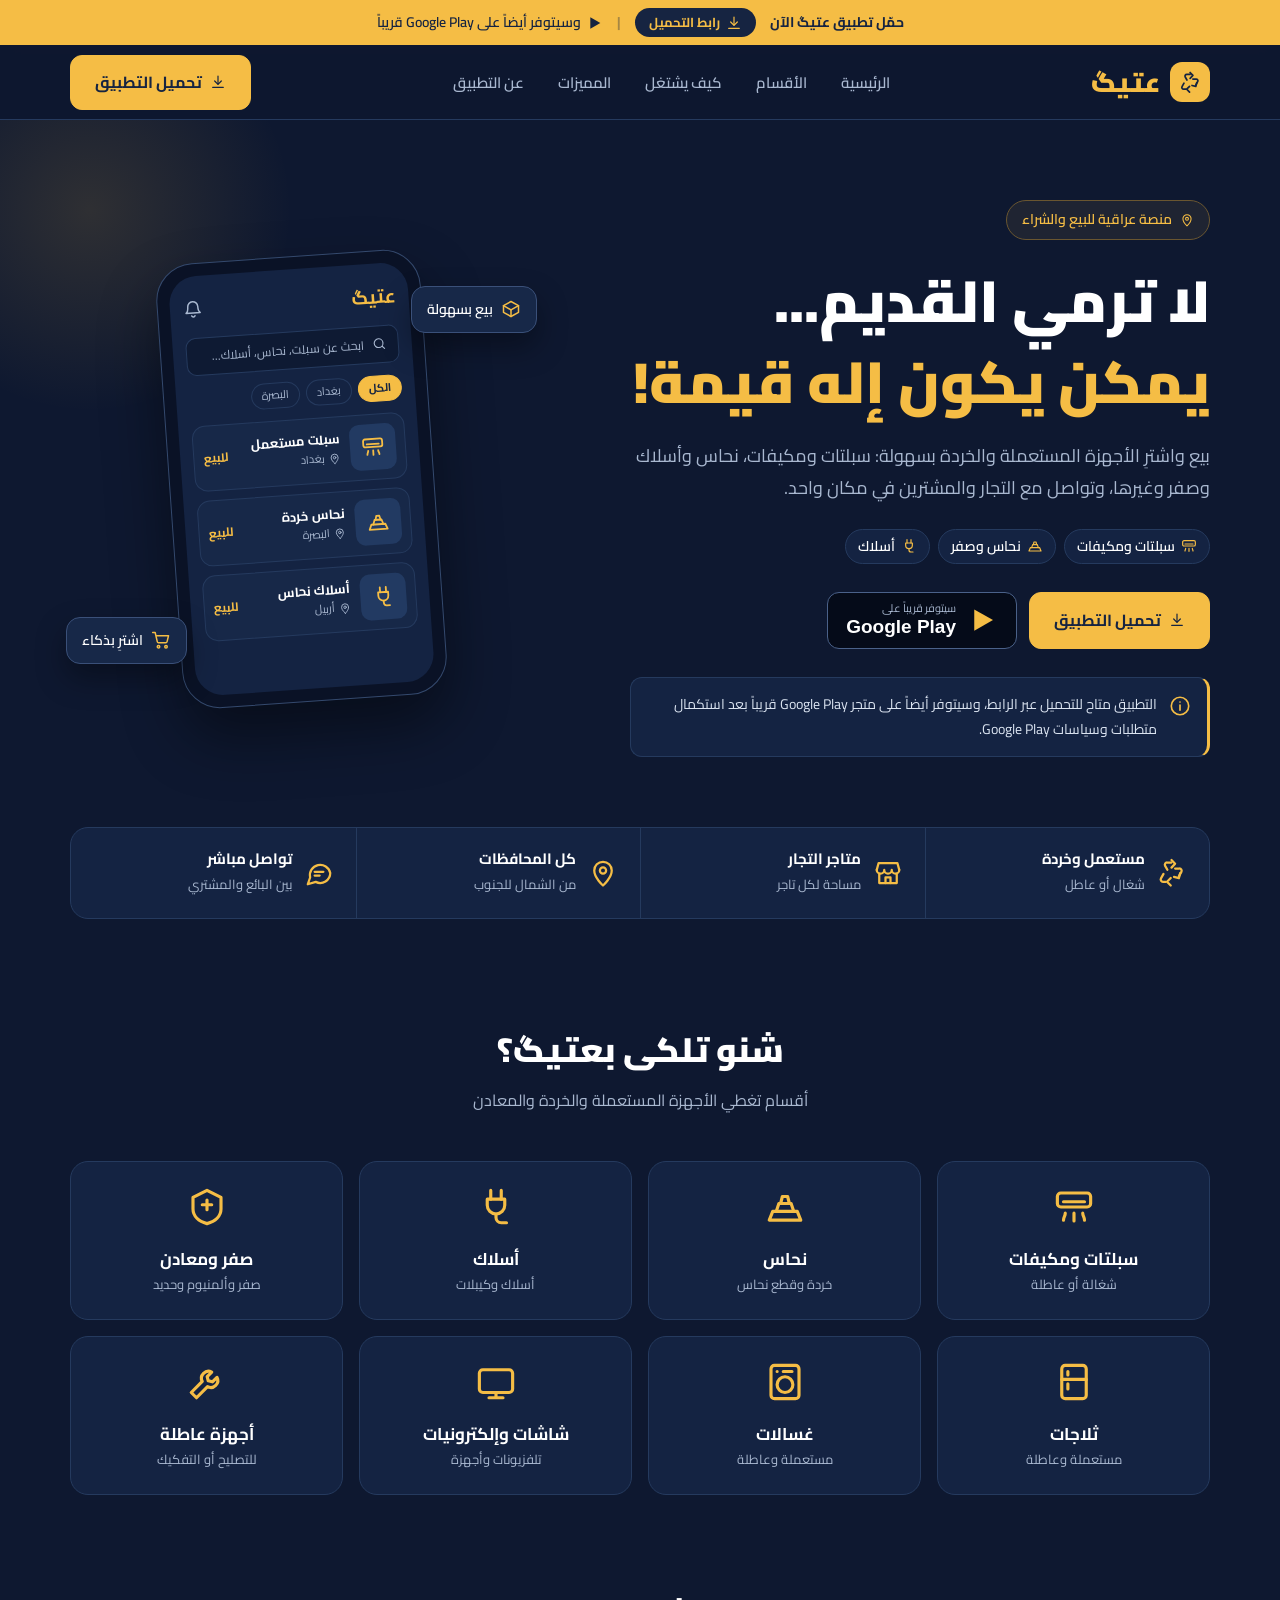
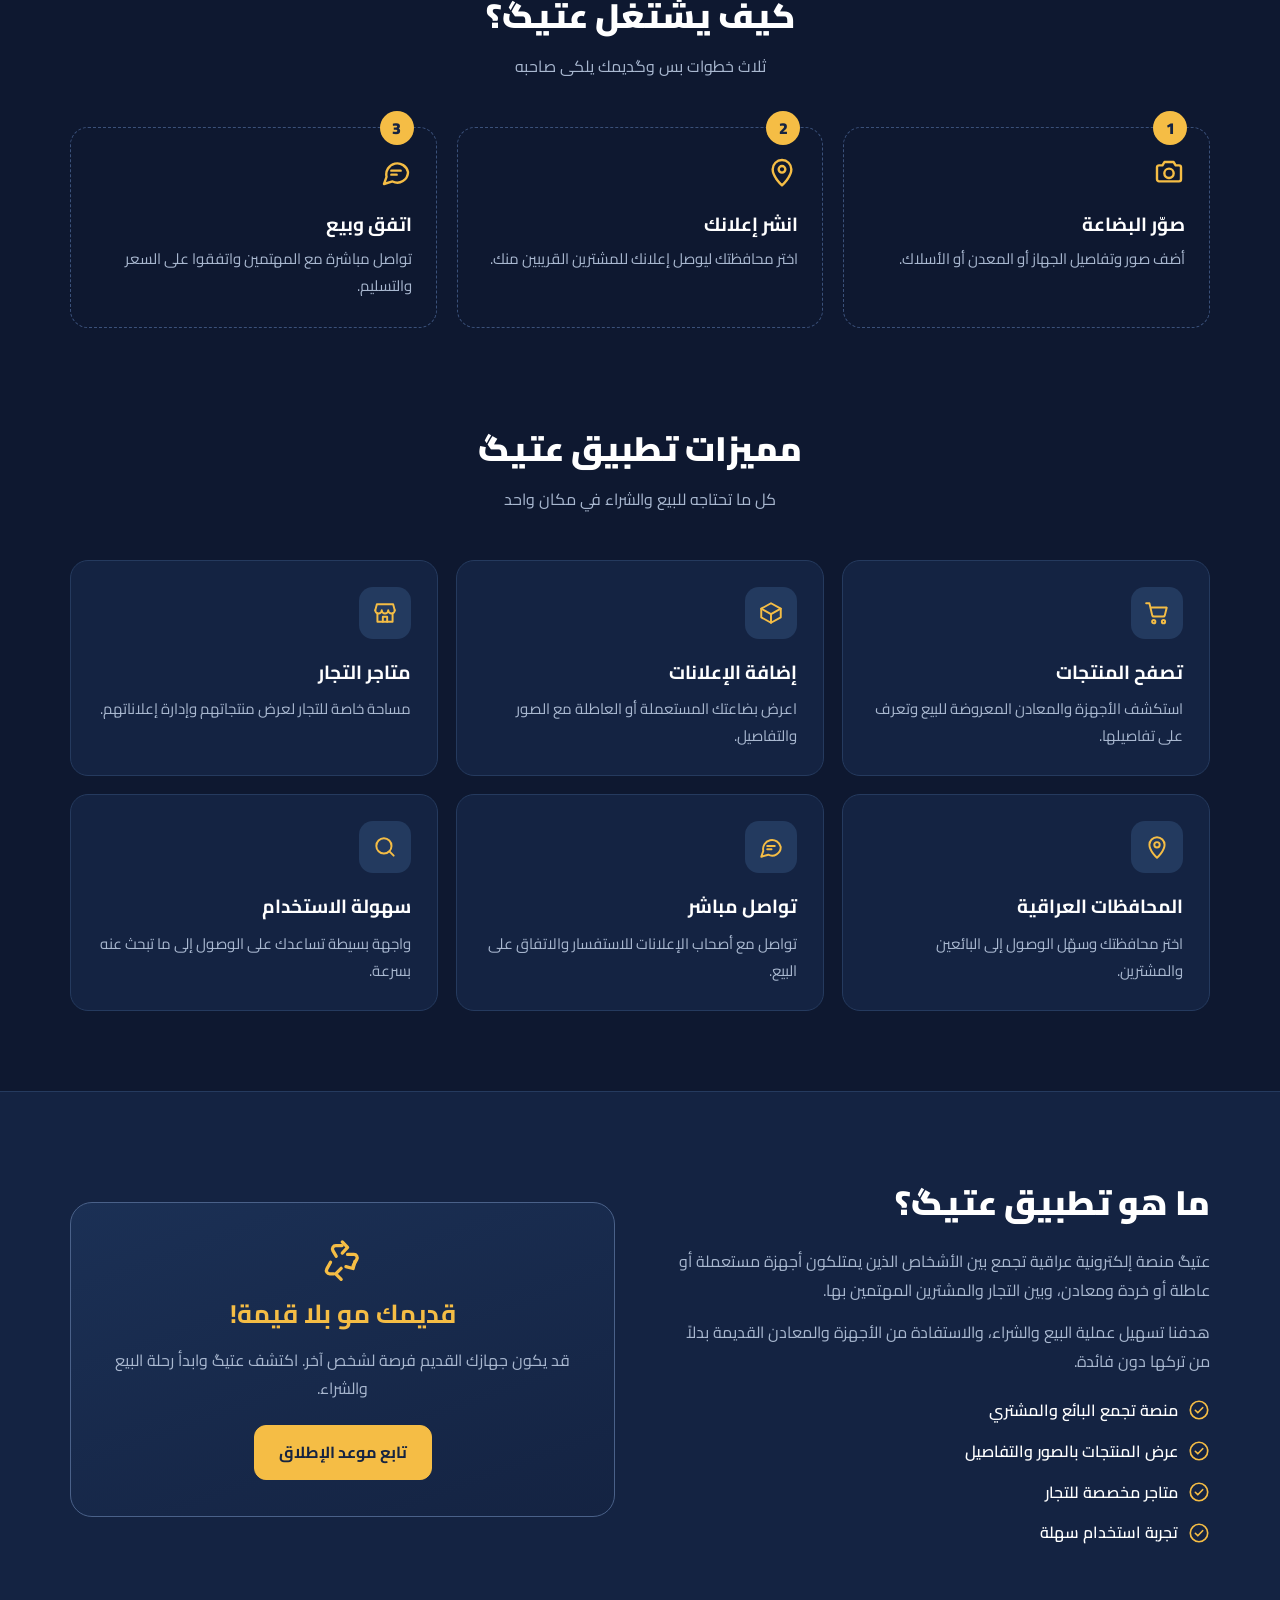
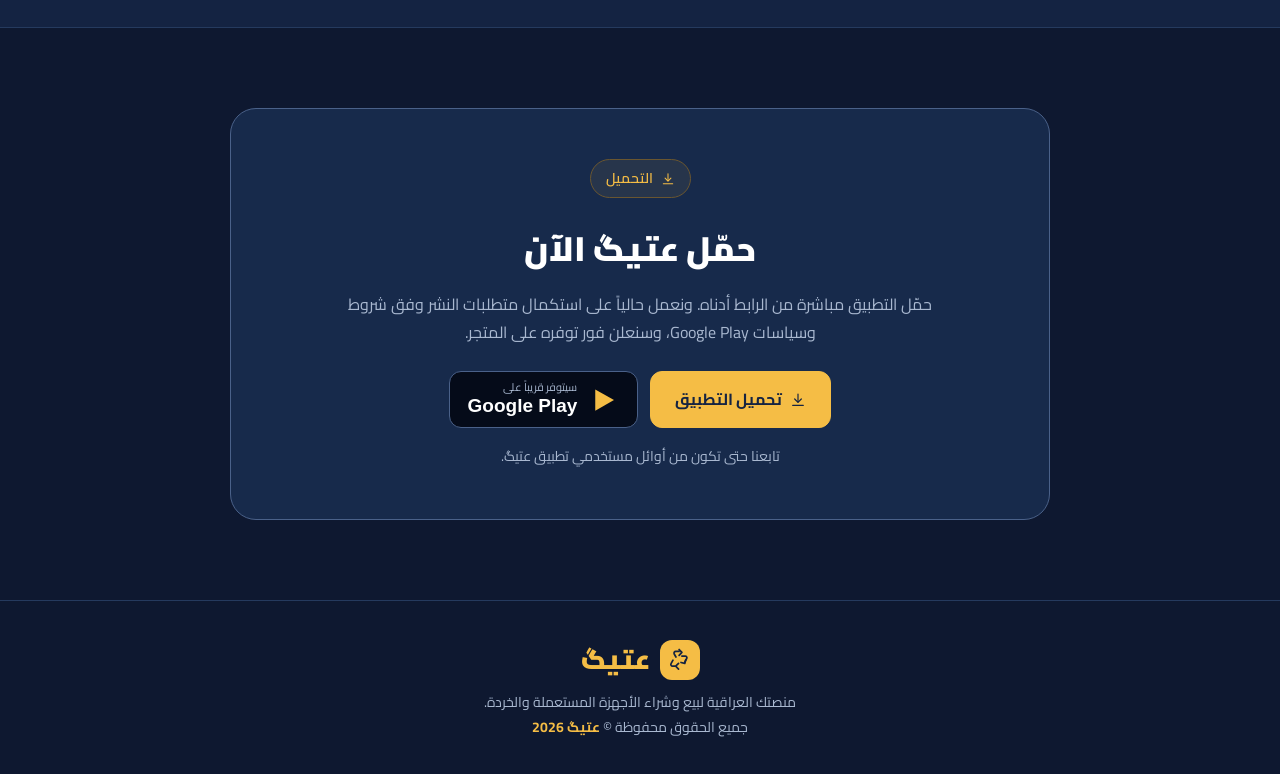
<file: index.html>
<!DOCTYPE html>
<html lang="ar" dir="rtl">
<head>
<meta charset="UTF-8">
<meta name="viewport" content="width=device-width, initial-scale=1.0">
<meta name="theme-color" content="#0e1830">
<meta name="description" content="عتيگ - منصة عراقية لبيع وشراء الأجهزة المستعملة والخردة: سبلتات، مكيفات، نحاس، أسلاك، صفر وغيرها.">
<title>عتيگ | سوقك للأجهزة المستعملة والخردة</title>
<link rel="preconnect" href="https://fonts.googleapis.com">
<link rel="preconnect" href="https://fonts.gstatic.com" crossorigin>
<link href="https://fonts.googleapis.com/css2?family=Cairo:wght@400;600;700;900&display=swap" rel="stylesheet">
<style>
:root{
 --bg:#0e1830;
 --bg2:#142342;
 --card:#172848;
 --gold:#f5bd45;
 --gold2:#ffd77a;
 --white:#ffffff;
 --muted:#a9b8d0;
 --line:#253a5e;
}
*{
 box-sizing:border-box;margin:0;padding:0;
 -webkit-user-select:none;-moz-user-select:none;-ms-user-select:none;user-select:none;
 -webkit-touch-callout:none;-webkit-tap-highlight-color:transparent;
}
html{scroll-behavior:smooth;scroll-padding-top:90px}
body{
 font-family:'Cairo',Tahoma,Arial,sans-serif;
 background:var(--bg);color:var(--white);line-height:1.8;
 -webkit-font-smoothing:antialiased;overflow-x:hidden;
}
body.locked{position:fixed;left:0;right:0;width:100%;overflow:hidden}
a{text-decoration:none;color:inherit}
svg,img{-webkit-user-drag:none;user-drag:none}
:focus-visible{outline:2px solid var(--gold);outline-offset:3px;border-radius:6px}
.container{width:min(1140px,92%);margin:auto}
.ic{width:1em;height:1em;fill:none;stroke:currentColor;stroke-width:1.8;stroke-linecap:round;stroke-linejoin:round;flex:none}

/* Top bar */
.topbar{background:var(--gold);color:#162441;font-size:14px;font-weight:700}
.topbar .container{display:flex;align-items:center;justify-content:center;gap:14px;flex-wrap:wrap;padding:8px 0}
.topbar a.dl-link{
 display:inline-flex;align-items:center;gap:6px;padding:3px 14px;border-radius:30px;
 background:#162441;color:var(--gold);font-size:13px;
}
.topbar a.dl-link .ic{font-size:16px}
.topbar .sep{opacity:.35}
.topbar .soon{display:inline-flex;align-items:center;gap:6px;font-weight:600}
.topbar .soon .ic{font-size:16px}

/* Store badge */
.store-badge{
 display:inline-flex;align-items:center;gap:12px;padding:8px 18px;border-radius:12px;
 background:#050b19;border:1px solid #4a6189;color:var(--white);cursor:default;text-align:right;
}
.store-badge .ic{font-size:30px;color:var(--gold);fill:var(--gold);stroke:none}
.store-badge small{display:block;font-size:11px;color:var(--muted);line-height:1.3}
.store-badge b{display:block;font-size:19px;line-height:1.3;font-family:Arial,Helvetica,sans-serif;font-weight:700;direction:ltr;text-align:right}

/* Header */
header{
 position:sticky;top:0;z-index:50;
 background:rgba(14,24,48,.9);
 -webkit-backdrop-filter:blur(12px);backdrop-filter:blur(12px);
 border-bottom:1px solid var(--line);
}
nav{height:74px;display:flex;align-items:center;justify-content:space-between;gap:20px}
.logo{display:flex;align-items:center;gap:10px;font-size:27px;font-weight:900;color:var(--gold)}
.logo-mark{
 width:40px;height:40px;border-radius:12px;background:var(--gold);color:#162441;
 display:grid;place-items:center;font-size:23px;
}
.navlinks{display:flex;gap:6px}
.navlinks a{padding:6px 14px;border-radius:30px;color:var(--muted);font-size:15px;font-weight:600;transition:.2s}
.navlinks a:hover{color:var(--gold);background:var(--bg2)}
.menu-btn{
 display:none;width:44px;height:44px;border-radius:12px;
 background:var(--bg2);border:1px solid var(--line);color:var(--white);
 font-size:22px;cursor:pointer;place-items:center;
}
.btn{
 display:inline-flex;justify-content:center;align-items:center;gap:8px;
 padding:12px 24px;border-radius:12px;
 background:var(--gold);color:#162441;font:inherit;font-weight:700;
 border:1px solid var(--gold);cursor:pointer;transition:.2s;
}
.btn:hover{transform:translateY(-2px);background:var(--gold2)}
.btn-outline{background:transparent;color:var(--white);border-color:var(--line)}
.btn-outline:hover{background:var(--bg2);border-color:var(--gold)}

/* Full-screen menu */
.drawer{
 position:fixed;inset:0;z-index:200;background:var(--bg);
 display:flex;flex-direction:column;padding:0 6% 30px;
 visibility:hidden;opacity:0;transform:translateY(-10px);
 transition:opacity .25s,transform .25s,visibility 0s .25s;
 overscroll-behavior:contain;touch-action:none;
}
.drawer.open{visibility:visible;opacity:1;transform:none;transition:opacity .25s,transform .25s}
.drawer-top{height:74px;display:flex;align-items:center;justify-content:space-between;border-bottom:1px solid var(--line)}
.drawer-links{display:flex;flex-direction:column;justify-content:center;flex:1;gap:6px}
.drawer-links a{
 display:flex;align-items:center;gap:14px;padding:14px 16px;border-radius:14px;
 font-size:21px;font-weight:700;color:var(--white);
}
.drawer-links a .ic{font-size:24px;color:var(--gold)}
.drawer-links a:active{background:var(--bg2)}
.drawer .btn{width:100%}

/* Hero */
.hero{padding:80px 0 70px;position:relative;overflow:hidden}
.hero::before{
 content:"";position:absolute;inset:-120px auto auto -120px;width:420px;height:420px;
 background:radial-gradient(circle,rgba(245,189,69,.14),transparent 68%);pointer-events:none;
}
.hero-grid{display:grid;grid-template-columns:1.15fr .85fr;align-items:center;gap:50px;position:relative}
.tag{
 display:inline-flex;align-items:center;gap:8px;padding:6px 15px;
 border:1px solid #6a5630;border-radius:30px;background:rgba(245,189,69,.07);
 color:var(--gold);font-size:14px;font-weight:600;margin-bottom:20px;
}
h1{font-size:clamp(34px,5.2vw,58px);line-height:1.4;font-weight:900;margin-bottom:18px}
h1 em{font-style:normal;color:var(--gold)}
.hero p.lead{color:var(--muted);font-size:18px;max-width:580px;margin-bottom:24px}
.mini-tags{display:flex;gap:8px;flex-wrap:wrap;margin-bottom:28px}
.mini-tags span{
 display:inline-flex;align-items:center;gap:6px;padding:4px 12px;border-radius:30px;
 background:var(--bg2);border:1px solid var(--line);font-size:14px;font-weight:600;
}
.mini-tags .ic{color:var(--gold);font-size:16px}
.actions{display:flex;gap:12px;flex-wrap:wrap}
.notice{
 margin-top:28px;padding:14px 16px;display:flex;gap:12px;align-items:flex-start;
 border:1px solid var(--line);border-right:3px solid var(--gold);
 background:var(--bg2);border-radius:12px;color:#dbe4f1;font-size:14px;max-width:580px;
}
.notice .ic{font-size:22px;color:var(--gold);margin-top:3px}

/* Phone mockup */
.stage{display:flex;justify-content:center;position:relative;min-height:470px;align-items:center}
.phone{
 width:265px;border-radius:38px;padding:12px;background:#0a1226;
 border:1px solid #34496d;box-shadow:0 30px 60px rgba(0,0,0,.45);
 transform:rotate(-4deg);
}
.screen{background:var(--bg2);border-radius:28px;padding:16px 13px 14px;min-height:420px}
.screen-top{display:flex;align-items:center;justify-content:space-between;margin-bottom:12px}
.screen-top b{color:var(--gold);font-size:19px}
.screen-top .ic{font-size:20px;color:var(--muted)}
.search{
 display:flex;align-items:center;gap:8px;background:#0e1a33;border:1px solid var(--line);
 border-radius:10px;padding:7px 11px;font-size:12px;color:var(--muted);margin-bottom:12px;
}
.search .ic{font-size:15px}
.chips{display:flex;gap:6px;margin-bottom:12px;flex-wrap:wrap}
.chip{font-size:11px;padding:2px 10px;border-radius:20px;border:1px solid var(--line);color:var(--muted)}
.chip.on{background:var(--gold);border-color:var(--gold);color:#162441;font-weight:700}
.item{
 display:flex;align-items:center;gap:10px;background:var(--card);
 border:1px solid var(--line);border-radius:13px;padding:9px;margin-bottom:9px;
}
.thumb{width:46px;height:46px;border-radius:10px;background:#223a62;color:var(--gold);display:grid;place-items:center;font-size:24px}
.item h4{font-size:13px;line-height:1.5}
.item small{display:flex;align-items:center;gap:4px;color:var(--muted);font-size:11px}
.item small .ic{font-size:12px}
.price{margin-right:auto;font-size:12px;font-weight:700;color:var(--gold)}
.float{
 position:absolute;display:flex;align-items:center;gap:8px;
 background:var(--card);border:1px solid #3a5079;border-radius:14px;
 padding:10px 15px;font-size:14px;font-weight:600;box-shadow:0 14px 30px rgba(0,0,0,.35);
}
.float .ic{font-size:20px;color:var(--gold)}
.float.one{top:42px;right:-4px}
.float.two{bottom:50px;left:-4px}

/* Stats */
.stats{padding:0 0 20px}
.stats-row{
 display:grid;grid-template-columns:repeat(4,1fr);
 border:1px solid var(--line);border-radius:18px;background:var(--bg2);overflow:hidden;
}
.stat{display:flex;align-items:center;gap:12px;padding:20px 22px;border-left:1px solid var(--line)}
.stat:last-child{border-left:0}
.stat .ic{font-size:30px;color:var(--gold)}
.stat b{display:block;font-size:15px;line-height:1.4}
.stat span{font-size:13px;color:var(--muted)}

/* Sections */
section{padding:80px 0}
.section-title{text-align:center;margin-bottom:46px}
.section-title h2{font-size:clamp(26px,4vw,34px);font-weight:900;margin-bottom:6px}
.section-title p{color:var(--muted)}

/* Categories */
.cats{display:grid;grid-template-columns:repeat(4,1fr);gap:16px}
.cat{
 background:var(--bg2);border:1px solid var(--line);border-radius:18px;
 padding:24px 14px;text-align:center;transition:border-color .2s,transform .2s;
}
.cat:hover{transform:translateY(-4px);border-color:#94783e}
.cat .ic{font-size:42px;color:var(--gold);margin-bottom:10px}
.cat h3{font-size:17px;line-height:1.5}
.cat p{font-size:13px;color:var(--muted);line-height:1.6;margin-top:2px}

/* Steps */
.steps{display:grid;grid-template-columns:repeat(3,1fr);gap:20px;counter-reset:s}
.step{position:relative;padding:28px 24px;border:1px dashed #3a5079;border-radius:18px}
.step::before{
 counter-increment:s;content:counter(s);
 position:absolute;top:-17px;right:22px;width:34px;height:34px;border-radius:50%;
 background:var(--gold);color:#162441;font-weight:900;display:grid;place-items:center;
}
.step .ic{font-size:32px;color:var(--gold);margin-bottom:10px}
.step h3{font-size:19px;margin-bottom:4px}
.step p{color:var(--muted);font-size:15px}

/* Features */
.features{display:grid;grid-template-columns:repeat(3,1fr);gap:18px}
.feature{
 background:var(--bg2);border:1px solid var(--line);padding:26px;border-radius:18px;
 transition:border-color .2s,transform .2s;
}
.feature:hover{transform:translateY(-4px);border-color:#94783e}
.feature-icon{
 width:52px;height:52px;border-radius:14px;background:#233a5f;color:var(--gold);
 display:grid;place-items:center;font-size:26px;margin-bottom:16px;
}
.feature h3{font-size:19px;margin-bottom:6px}
.feature p{color:var(--muted);font-size:15px}

/* About */
.about{background:var(--bg2);border-top:1px solid var(--line);border-bottom:1px solid var(--line)}
.about-grid{display:grid;grid-template-columns:1fr 1fr;gap:50px;align-items:center}
.about h2{font-size:clamp(26px,4vw,34px);font-weight:900;margin-bottom:14px}
.about p{color:var(--muted);margin-bottom:14px}
.points{display:grid;gap:12px;margin-top:20px}
.point{display:flex;gap:10px;align-items:center;font-weight:600}
.point .ic{font-size:22px;color:var(--gold)}
.callout{
 background:linear-gradient(160deg,#1b3055,#142342);border:1px solid #4a6189;
 border-radius:22px;padding:36px 30px;text-align:center;
}
.callout .big{font-size:44px;color:var(--gold);display:block;margin:0 auto 8px}
.callout h3{font-size:26px;color:var(--gold);margin-bottom:8px}
.callout p{color:var(--muted);margin-bottom:22px}

/* Launch */
.launch{text-align:center}
.launch-box{
 max-width:820px;margin:auto;padding:50px 28px;border-radius:26px;
 border:1px solid #4a6189;background:#172a4b;
}
.launch h2{font-size:clamp(26px,4vw,34px);font-weight:900;margin-bottom:10px}
.launch p{color:var(--muted);max-width:640px;margin:0 auto 24px}
.btn[aria-disabled="true"]{opacity:.65;cursor:not-allowed;transform:none;background:var(--gold)}
.launch .small{font-size:14px;margin:16px auto 0}

footer{padding:34px 0;text-align:center;color:var(--muted);font-size:14px;border-top:1px solid var(--line)}
footer .logo{justify-content:center;margin-bottom:6px}
footer strong{color:var(--gold)}

@media(max-width:1000px){
 .cats{grid-template-columns:repeat(3,1fr)}
}
@media(max-width:900px){
 .stats-row{grid-template-columns:repeat(2,1fr)}
 .stat:nth-child(2){border-left:0}
 .stat:nth-child(-n+2){border-bottom:1px solid var(--line)}
}
@media(max-width:800px){
 .hero{padding:50px 0}
 .hero-grid,.about-grid{grid-template-columns:1fr}
 .features,.steps{grid-template-columns:repeat(2,1fr)}
 .cats{grid-template-columns:repeat(2,1fr)}
 .steps{gap:28px 20px}
 .menu-btn{display:grid}
 .nav-cta,.navlinks{display:none}
 .stage{min-height:440px}
}
@media(max-width:520px){
 .topbar{font-size:12.5px}
 .topbar .sep{display:none}
 .features,.steps{grid-template-columns:1fr}
 .float.one{right:0}.float.two{left:0}
 .phone{width:240px}
 .stat{padding:16px 14px}
 .cat{padding:20px 10px}
}
@media(prefers-reduced-motion:reduce){
 *{transition:none!important;scroll-behavior:auto!important}
}
</style>
</head>
<body>

<!-- Icon sprite -->
<svg width="0" height="0" style="position:absolute" aria-hidden="true">
 <defs>
  <symbol id="i-recycle" viewBox="0 0 24 24"><path d="M7 19H4.8a1.8 1.8 0 0 1-1.6-2.7l2-3.6"/><path d="m11 16-3 3 3 3"/><path d="M8.3 9.4 6.5 6.3a1.8 1.8 0 0 1 1.6-2.7h3.4"/><path d="m11.6 7.7 2.9-3.1-2.9-3"/><path d="M14.5 8.4h3.4a1.8 1.8 0 0 1 1.6 2.7l-2 3.6"/><path d="m18.5 12.2-1 3.9-3.9-1"/></symbol>
  <symbol id="i-cart" viewBox="0 0 24 24"><circle cx="9" cy="20" r="1.5"/><circle cx="18" cy="20" r="1.5"/><path d="M2 3h3l2.6 11.2a1.5 1.5 0 0 0 1.5 1.1h8.6a1.5 1.5 0 0 0 1.5-1.1L21 7H6"/></symbol>
  <symbol id="i-box" viewBox="0 0 24 24"><path d="M21 8 12 3 3 8v8l9 5 9-5z"/><path d="m3 8 9 5 9-5"/><path d="M12 13v8"/></symbol>
  <symbol id="i-store" viewBox="0 0 24 24"><path d="M3 9.5 4.5 4h15L21 9.5"/><path d="M3 9.5a3 3 0 0 0 6 0 3 3 0 0 0 6 0 3 3 0 0 0 6 0"/><path d="M5 12.5V20h14v-7.5"/><path d="M10 20v-4.5h4V20"/></symbol>
  <symbol id="i-pin" viewBox="0 0 24 24"><path d="M12 22s7-6.2 7-12a7 7 0 0 0-14 0c0 5.8 7 12 7 12z"/><circle cx="12" cy="10" r="2.5"/></symbol>
  <symbol id="i-chat" viewBox="0 0 24 24"><path d="M21 12a8 8 0 0 1-11.6 7.1L3 21l1.9-5.4A8 8 0 1 1 21 12z"/><path d="M8.5 11h7M8.5 14h4"/></symbol>
  <symbol id="i-search" viewBox="0 0 24 24"><circle cx="11" cy="11" r="7"/><path d="m20 20-3.7-3.7"/></symbol>
  <symbol id="i-check" viewBox="0 0 24 24"><circle cx="12" cy="12" r="9.5"/><path d="m8 12.3 2.7 2.7L16 9.5"/></symbol>
  <symbol id="i-menu" viewBox="0 0 24 24"><path d="M4 7h16M4 12h16M4 17h16"/></symbol>
  <symbol id="i-close" viewBox="0 0 24 24"><path d="M6 6l12 12M18 6 6 18"/></symbol>
  <symbol id="i-info" viewBox="0 0 24 24"><circle cx="12" cy="12" r="9.5"/><path d="M12 11v5.5M12 7.6v.1"/></symbol>
  <symbol id="i-play" viewBox="0 0 24 24"><path d="M5 3.5v17l15-8.5z"/></symbol>
  <symbol id="i-tv" viewBox="0 0 24 24"><rect x="2.5" y="5" width="19" height="13" rx="2"/><path d="M8 21h8M12 18v3"/></symbol>
  <symbol id="i-fridge" viewBox="0 0 24 24"><rect x="5" y="2.5" width="14" height="19" rx="2"/><path d="M5 10.5h14M8.5 6v2M8.5 13v3"/></symbol>
  <symbol id="i-wash" viewBox="0 0 24 24"><rect x="4" y="2.5" width="16" height="19" rx="2"/><circle cx="12" cy="13.5" r="4.5"/><path d="M7.5 6h.01M11 6h5"/></symbol>
  <symbol id="i-camera" viewBox="0 0 24 24"><path d="M3 8.5A1.5 1.5 0 0 1 4.5 7h2.6l1.5-2.5h6.8L17 7h2.5A1.5 1.5 0 0 1 21 8.5v9a1.5 1.5 0 0 1-1.5 1.5h-15A1.5 1.5 0 0 1 3 17.5z"/><circle cx="12" cy="13" r="3.5"/></symbol>
  <symbol id="i-bell" viewBox="0 0 24 24"><path d="M6 9a6 6 0 0 1 12 0c0 6 2.5 7.5 2.5 7.5h-17S6 15 6 9z"/><path d="M10 20a2.2 2.2 0 0 0 4 0"/></symbol>
  <symbol id="i-home" viewBox="0 0 24 24"><path d="M3 11 12 3l9 8"/><path d="M5 9.5V21h14V9.5"/><path d="M10 21v-6h4v6"/></symbol>
  <symbol id="i-list" viewBox="0 0 24 24"><path d="M9 6h12M9 12h12M9 18h12"/><path d="M4 6h.01M4 12h.01M4 18h.01"/></symbol>
  <symbol id="i-ac" viewBox="0 0 24 24"><rect x="2.5" y="4" width="19" height="8" rx="2"/><path d="M6 9h12"/><path d="M7 15.5c0 1.8-1 2.2-1 4M12 15.5v4.5M17 15.5c0 1.8 1 2.2 1 4"/></symbol>
  <symbol id="i-ingot" viewBox="0 0 24 24"><path d="M3 19.5h18l-2-5H5z"/><path d="M7 14.5l1.5-4.5h7l1.5 4.5"/><path d="M9.5 10l1-4h3l1 4"/></symbol>
  <symbol id="i-cable" viewBox="0 0 24 24"><path d="M9 2.5v5M15 2.5v5"/><path d="M7 7.5h10v3.5a5 5 0 0 1-10 0z"/><path d="M12 16v2a3 3 0 0 0 3 3h3"/></symbol>
  <symbol id="i-metal" viewBox="0 0 24 24"><path d="M12 2.5 4 6.5v6.7c0 4 3.2 7 8 8.300 4.800-1.300 8-4.300 8-8.300V6.500z"/><path d="M12 8v5.500M9.300 10.700h5.400"/></symbol>
  <symbol id="i-download" viewBox="0 0 24 24"><path d="M12 3v12"/><path d="m7 10.5 5 5 5-5"/><path d="M4 20h16"/></symbol>
  <symbol id="i-wrench" viewBox="0 0 24 24"><path d="M14.700 6.300a4 4 0 0 0-5.400 5.400L3 18l3 3 6.300-6.300a4 4 0 0 0 5.400-5.400l-2.600 2.600-2.400-.6-.6-2.400z"/></symbol>
 </defs>
</svg>

<div class="topbar">
 <div class="container">
  <span>حمّل تطبيق عتيگ الآن</span>
  <a class="dl-link" href="#download">
   <svg class="ic" aria-hidden="true"><use href="#i-download"/></svg> رابط التحميل
  </a>
  <span class="sep">|</span>
  <span class="soon"><svg class="ic" aria-hidden="true" style="fill:#162441;stroke:none"><use href="#i-play"/></svg> وسيتوفر أيضاً على Google Play قريباً</span>
 </div>
</div>

<header>
<div class="container">
<nav>
 <a class="logo" href="#home" aria-label="عتيگ">
  <span class="logo-mark"><svg class="ic" aria-hidden="true"><use href="#i-recycle"/></svg></span>
  عتيگ
 </a>
 <div class="navlinks">
  <a href="#home">الرئيسية</a>
  <a href="#cats">الأقسام</a>
  <a href="#how">كيف يشتغل</a>
  <a href="#features">المميزات</a>
  <a href="#about">عن التطبيق</a>
 </div>
 <a class="btn nav-cta dl-link" href="#download">
  <svg class="ic" aria-hidden="true"><use href="#i-download"/></svg>
  تحميل التطبيق
 </a>
 <button class="menu-btn" id="menuBtn" type="button" aria-label="فتح القائمة" aria-expanded="false" aria-controls="drawer">
  <svg class="ic" aria-hidden="true"><use href="#i-menu"/></svg>
 </button>
</nav>
</div>
</header>

<!-- Full-screen menu: covers the page and locks background scroll -->
<div class="drawer" id="drawer" role="dialog" aria-modal="true" aria-label="القائمة" aria-hidden="true">
 <div class="drawer-top">
  <a class="logo" href="#home" data-close>
   <span class="logo-mark"><svg class="ic" aria-hidden="true"><use href="#i-recycle"/></svg></span>
   عتيگ
  </a>
  <button class="menu-btn" id="closeBtn" type="button" aria-label="إغلاق القائمة" style="display:grid">
   <svg class="ic" aria-hidden="true"><use href="#i-close"/></svg>
  </button>
 </div>
 <nav class="drawer-links" aria-label="روابط القائمة">
  <a href="#home" data-close><svg class="ic" aria-hidden="true"><use href="#i-home"/></svg> الرئيسية</a>
  <a href="#cats" data-close><svg class="ic" aria-hidden="true"><use href="#i-list"/></svg> الأقسام</a>
  <a href="#how" data-close><svg class="ic" aria-hidden="true"><use href="#i-box"/></svg> كيف يشتغل</a>
  <a href="#features" data-close><svg class="ic" aria-hidden="true"><use href="#i-check"/></svg> المميزات</a>
  <a href="#about" data-close><svg class="ic" aria-hidden="true"><use href="#i-info"/></svg> عن التطبيق</a>
 </nav>
 <a class="btn dl-link" href="#download" data-close>
  <svg class="ic" aria-hidden="true"><use href="#i-download"/></svg>
  تحميل التطبيق
 </a>
</div>

<main>
<section class="hero" id="home">
<div class="container hero-grid">
 <div>
  <span class="tag"><svg class="ic" aria-hidden="true"><use href="#i-pin"/></svg> منصة عراقية للبيع والشراء</span>
  <h1>لا ترمي القديم...<br><em>يمكن يكون إله قيمة!</em></h1>
  <p class="lead">
   بيع واشترِ الأجهزة المستعملة والخردة بسهولة: سبلتات ومكيفات،
   نحاس وأسلاك وصفر وغيرها، وتواصل مع التجار والمشترين
   في مكان واحد.
  </p>
  <div class="mini-tags">
   <span><svg class="ic" aria-hidden="true"><use href="#i-ac"/></svg> سبلتات ومكيفات</span>
   <span><svg class="ic" aria-hidden="true"><use href="#i-ingot"/></svg> نحاس وصفر</span>
   <span><svg class="ic" aria-hidden="true"><use href="#i-cable"/></svg> أسلاك</span>
  </div>
  <div class="actions">
   <a href="#download" class="btn dl-link">
    <svg class="ic" aria-hidden="true"><use href="#i-download"/></svg>
    تحميل التطبيق
   </a>
   <span class="store-badge" aria-label="سيتوفر قريباً على Google Play">
    <svg class="ic" aria-hidden="true"><use href="#i-play"/></svg>
    <span><small>سيتوفر قريباً على</small><b>Google Play</b></span>
   </span>
  </div>
  <div class="notice">
   <svg class="ic" aria-hidden="true"><use href="#i-info"/></svg>
   <span>التطبيق متاح للتحميل عبر الرابط، وسيتوفر أيضاً على متجر Google Play قريباً بعد استكمال متطلبات وسياسات Google Play.</span>
  </div>
 </div>

 <div class="stage" aria-hidden="true">
  <div class="phone">
   <div class="screen">
    <div class="screen-top">
     <b>عتيگ</b>
     <svg class="ic"><use href="#i-bell"/></svg>
    </div>
    <div class="search"><svg class="ic"><use href="#i-search"/></svg> ابحث عن سبلت، نحاس، أسلاك...</div>
    <div class="chips">
     <span class="chip on">الكل</span>
     <span class="chip">بغداد</span>
     <span class="chip">البصرة</span>
    </div>
    <div class="item">
     <div class="thumb"><svg class="ic"><use href="#i-ac"/></svg></div>
     <div><h4>سبلت مستعمل</h4><small><svg class="ic"><use href="#i-pin"/></svg> بغداد</small></div>
     <span class="price">للبيع</span>
    </div>
    <div class="item">
     <div class="thumb"><svg class="ic"><use href="#i-ingot"/></svg></div>
     <div><h4>نحاس خردة</h4><small><svg class="ic"><use href="#i-pin"/></svg> البصرة</small></div>
     <span class="price">للبيع</span>
    </div>
    <div class="item">
     <div class="thumb"><svg class="ic"><use href="#i-cable"/></svg></div>
     <div><h4>أسلاك نحاس</h4><small><svg class="ic"><use href="#i-pin"/></svg> أربيل</small></div>
     <span class="price">للبيع</span>
    </div>
   </div>
  </div>
  <div class="float one"><svg class="ic"><use href="#i-box"/></svg> بيع بسهولة</div>
  <div class="float two"><svg class="ic"><use href="#i-cart"/></svg> اشترِ بذكاء</div>
 </div>
</div>
</section>

<div class="stats">
<div class="container">
 <div class="stats-row">
  <div class="stat"><svg class="ic" aria-hidden="true"><use href="#i-recycle"/></svg><div><b>مستعمل وخردة</b><span>شغال أو عاطل</span></div></div>
  <div class="stat"><svg class="ic" aria-hidden="true"><use href="#i-store"/></svg><div><b>متاجر التجار</b><span>مساحة لكل تاجر</span></div></div>
  <div class="stat"><svg class="ic" aria-hidden="true"><use href="#i-pin"/></svg><div><b>كل المحافظات</b><span>من الشمال للجنوب</span></div></div>
  <div class="stat"><svg class="ic" aria-hidden="true"><use href="#i-chat"/></svg><div><b>تواصل مباشر</b><span>بين البائع والمشتري</span></div></div>
 </div>
</div>
</div>

<section id="cats">
<div class="container">
 <div class="section-title">
  <h2>شنو تلكى بعتيگ؟</h2>
  <p>أقسام تغطي الأجهزة المستعملة والخردة والمعادن</p>
 </div>
 <div class="cats">
  <div class="cat"><svg class="ic" aria-hidden="true"><use href="#i-ac"/></svg><h3>سبلتات ومكيفات</h3><p>شغالة أو عاطلة</p></div>
  <div class="cat"><svg class="ic" aria-hidden="true"><use href="#i-ingot"/></svg><h3>نحاس</h3><p>خردة وقطع نحاس</p></div>
  <div class="cat"><svg class="ic" aria-hidden="true"><use href="#i-cable"/></svg><h3>أسلاك</h3><p>أسلاك وكيبلات</p></div>
  <div class="cat"><svg class="ic" aria-hidden="true"><use href="#i-metal"/></svg><h3>صفر ومعادن</h3><p>صفر وألمنيوم وحديد</p></div>
  <div class="cat"><svg class="ic" aria-hidden="true"><use href="#i-fridge"/></svg><h3>ثلاجات</h3><p>مستعملة وعاطلة</p></div>
  <div class="cat"><svg class="ic" aria-hidden="true"><use href="#i-wash"/></svg><h3>غسالات</h3><p>مستعملة وعاطلة</p></div>
  <div class="cat"><svg class="ic" aria-hidden="true"><use href="#i-tv"/></svg><h3>شاشات وإلكترونيات</h3><p>تلفزيونات وأجهزة</p></div>
  <div class="cat"><svg class="ic" aria-hidden="true"><use href="#i-wrench"/></svg><h3>أجهزة عاطلة</h3><p>للتصليح أو التفكيك</p></div>
 </div>
</div>
</section>

<section id="how" style="padding-top:10px">
<div class="container">
 <div class="section-title">
  <h2>كيف يشتغل عتيگ؟</h2>
  <p>ثلاث خطوات بس وگديمك يلكى صاحبه</p>
 </div>
 <div class="steps">
  <div class="step">
   <svg class="ic" aria-hidden="true"><use href="#i-camera"/></svg>
   <h3>صوّر البضاعة</h3>
   <p>أضف صور وتفاصيل الجهاز أو المعدن أو الأسلاك.</p>
  </div>
  <div class="step">
   <svg class="ic" aria-hidden="true"><use href="#i-pin"/></svg>
   <h3>انشر إعلانك</h3>
   <p>اختر محافظتك ليوصل إعلانك للمشترين القريبين منك.</p>
  </div>
  <div class="step">
   <svg class="ic" aria-hidden="true"><use href="#i-chat"/></svg>
   <h3>اتفق وبيع</h3>
   <p>تواصل مباشرة مع المهتمين واتفقوا على السعر والتسليم.</p>
  </div>
 </div>
</div>
</section>

<section id="features" style="padding-top:10px">
<div class="container">
 <div class="section-title">
  <h2>مميزات تطبيق عتيگ</h2>
  <p>كل ما تحتاجه للبيع والشراء في مكان واحد</p>
 </div>
 <div class="features">
  <article class="feature">
   <div class="feature-icon"><svg class="ic" aria-hidden="true"><use href="#i-cart"/></svg></div>
   <h3>تصفح المنتجات</h3>
   <p>استكشف الأجهزة والمعادن المعروضة للبيع وتعرف على تفاصيلها.</p>
  </article>
  <article class="feature">
   <div class="feature-icon"><svg class="ic" aria-hidden="true"><use href="#i-box"/></svg></div>
   <h3>إضافة الإعلانات</h3>
   <p>اعرض بضاعتك المستعملة أو العاطلة مع الصور والتفاصيل.</p>
  </article>
  <article class="feature">
   <div class="feature-icon"><svg class="ic" aria-hidden="true"><use href="#i-store"/></svg></div>
   <h3>متاجر التجار</h3>
   <p>مساحة خاصة للتجار لعرض منتجاتهم وإدارة إعلاناتهم.</p>
  </article>
  <article class="feature">
   <div class="feature-icon"><svg class="ic" aria-hidden="true"><use href="#i-pin"/></svg></div>
   <h3>المحافظات العراقية</h3>
   <p>اختر محافظتك وسهّل الوصول إلى البائعين والمشترين.</p>
  </article>
  <article class="feature">
   <div class="feature-icon"><svg class="ic" aria-hidden="true"><use href="#i-chat"/></svg></div>
   <h3>تواصل مباشر</h3>
   <p>تواصل مع أصحاب الإعلانات للاستفسار والاتفاق على البيع.</p>
  </article>
  <article class="feature">
   <div class="feature-icon"><svg class="ic" aria-hidden="true"><use href="#i-search"/></svg></div>
   <h3>سهولة الاستخدام</h3>
   <p>واجهة بسيطة تساعدك على الوصول إلى ما تبحث عنه بسرعة.</p>
  </article>
 </div>
</div>
</section>

<section class="about" id="about">
<div class="container about-grid">
 <div>
  <h2>ما هو تطبيق عتيگ؟</h2>
  <p>
   عتيگ منصة إلكترونية عراقية تجمع بين الأشخاص الذين
   يمتلكون أجهزة مستعملة أو عاطلة أو خردة ومعادن، وبين التجار
   والمشترين المهتمين بها.
  </p>
  <p>
   هدفنا تسهيل عملية البيع والشراء، والاستفادة من الأجهزة
   والمعادن القديمة بدلاً من تركها دون فائدة.
  </p>
  <div class="points">
   <div class="point"><svg class="ic" aria-hidden="true"><use href="#i-check"/></svg> منصة تجمع البائع والمشتري</div>
   <div class="point"><svg class="ic" aria-hidden="true"><use href="#i-check"/></svg> عرض المنتجات بالصور والتفاصيل</div>
   <div class="point"><svg class="ic" aria-hidden="true"><use href="#i-check"/></svg> متاجر مخصصة للتجار</div>
   <div class="point"><svg class="ic" aria-hidden="true"><use href="#i-check"/></svg> تجربة استخدام سهلة</div>
  </div>
 </div>
 <div class="callout">
  <svg class="ic big" aria-hidden="true"><use href="#i-recycle"/></svg>
  <h3>قديمك مو بلا قيمة!</h3>
  <p>قد يكون جهازك القديم فرصة لشخص آخر. اكتشف عتيگ وابدأ رحلة البيع والشراء.</p>
  <a class="btn" href="#download">تابع موعد الإطلاق</a>
 </div>
</div>
</section>

<section class="launch" id="download">
<div class="container">
 <div class="launch-box">
  <span class="tag"><svg class="ic" aria-hidden="true"><use href="#i-download"/></svg> التحميل</span>
  <h2>حمّل عتيگ الآن</h2>
  <p>
   حمّل التطبيق مباشرة من الرابط أدناه. ونعمل حالياً على استكمال
   متطلبات النشر وفق شروط وسياسات Google Play، وسنعلن فور
   توفره على المتجر.
  </p>
  <div class="actions" style="justify-content:center">
   <a class="btn dl-link" id="downloadBtn" href="#download">
    <svg class="ic" aria-hidden="true"><use href="#i-download"/></svg>
    تحميل التطبيق
   </a>
   <span class="store-badge" aria-label="سيتوفر قريباً على Google Play">
    <svg class="ic" aria-hidden="true"><use href="#i-play"/></svg>
    <span><small>سيتوفر قريباً على</small><b>Google Play</b></span>
   </span>
  </div>
  <p class="small">تابعنا حتى تكون من أوائل مستخدمي تطبيق عتيگ.</p>
 </div>
</div>
</section>
</main>

<footer>
 <div class="container">
  <div class="logo">
   <span class="logo-mark"><svg class="ic" aria-hidden="true"><use href="#i-recycle"/></svg></span>
   عتيگ
  </div>
  <p>منصتك العراقية لبيع وشراء الأجهزة المستعملة والخردة.</p>
  <p>جميع الحقوق محفوظة © <strong>عتيگ 2026</strong></p>
 </div>
</footer>

<script>
(function(){
 var drawer=document.getElementById('drawer');
 var openBtn=document.getElementById('menuBtn');
 var closeBtn=document.getElementById('closeBtn');
 // ضع رابط التحميل الحقيقي هنا (مثال: "https://example.com/atiq.apk")
 var DOWNLOAD_URL="https://raw.githubusercontent.com/Tyty22g/Telegramapp/refs/heads/main/%D8%B9%D8%AA%D9%8A%D9%83.apk";
 var savedY=0;
 var isOpen=false;

 function openMenu(){
  if(isOpen)return;
  isOpen=true;
  savedY=window.pageYOffset||document.documentElement.scrollTop||0;
  document.body.style.top=(-savedY)+'px';
  document.body.classList.add('locked');
  drawer.classList.add('open');
  drawer.setAttribute('aria-hidden','false');
  openBtn.setAttribute('aria-expanded','true');
  closeBtn.focus();
 }
 function closeMenu(){
  if(!isOpen)return;
  isOpen=false;
  drawer.classList.remove('open');
  drawer.setAttribute('aria-hidden','true');
  openBtn.setAttribute('aria-expanded','false');
  document.body.classList.remove('locked');
  document.body.style.top='';
  window.scrollTo({top:savedY,left:0,behavior:'instant'});
 }

 openBtn.addEventListener('click',openMenu);
 closeBtn.addEventListener('click',function(){closeMenu();openBtn.focus();});

 // Close, then jump to the chosen section
 var closers=drawer.querySelectorAll('[data-close]');
 Array.prototype.forEach.call(closers,function(a){
  a.addEventListener('click',function(e){
   var href=a.getAttribute('href');
   if(!href||href.charAt(0)!=='#'){closeMenu();return;}
   e.preventDefault();
   closeMenu();
   var target=href&&href.length>1?document.querySelector(href):null;
   if(target){target.scrollIntoView({behavior:'smooth',block:'start'});}
   else{window.scrollTo({top:0,behavior:'smooth'});}
  });
 });

 document.addEventListener('keydown',function(e){
  if(e.key==='Escape'&&isOpen){closeMenu();openBtn.focus();}
 });
 window.addEventListener('resize',function(){
  if(isOpen&&window.innerWidth>800){closeMenu();}
 });

 // Block scroll gestures behind the open menu
 drawer.addEventListener('touchmove',function(e){e.preventDefault();},{passive:false});
 drawer.addEventListener('wheel',function(e){e.preventDefault();},{passive:false});

 // كل أزرار التحميل تستخدم الرابط أعلاه. إذا كان فارغاً تنقلك لقسم التحميل.
 var dls=document.querySelectorAll('.dl-link');
 Array.prototype.forEach.call(dls,function(a){
  if(DOWNLOAD_URL){
   a.setAttribute('href',DOWNLOAD_URL);
   a.setAttribute('rel','noopener');
   a.removeAttribute('data-close');
  }
 });
})();
</script>
</body>
</html>
</file>
